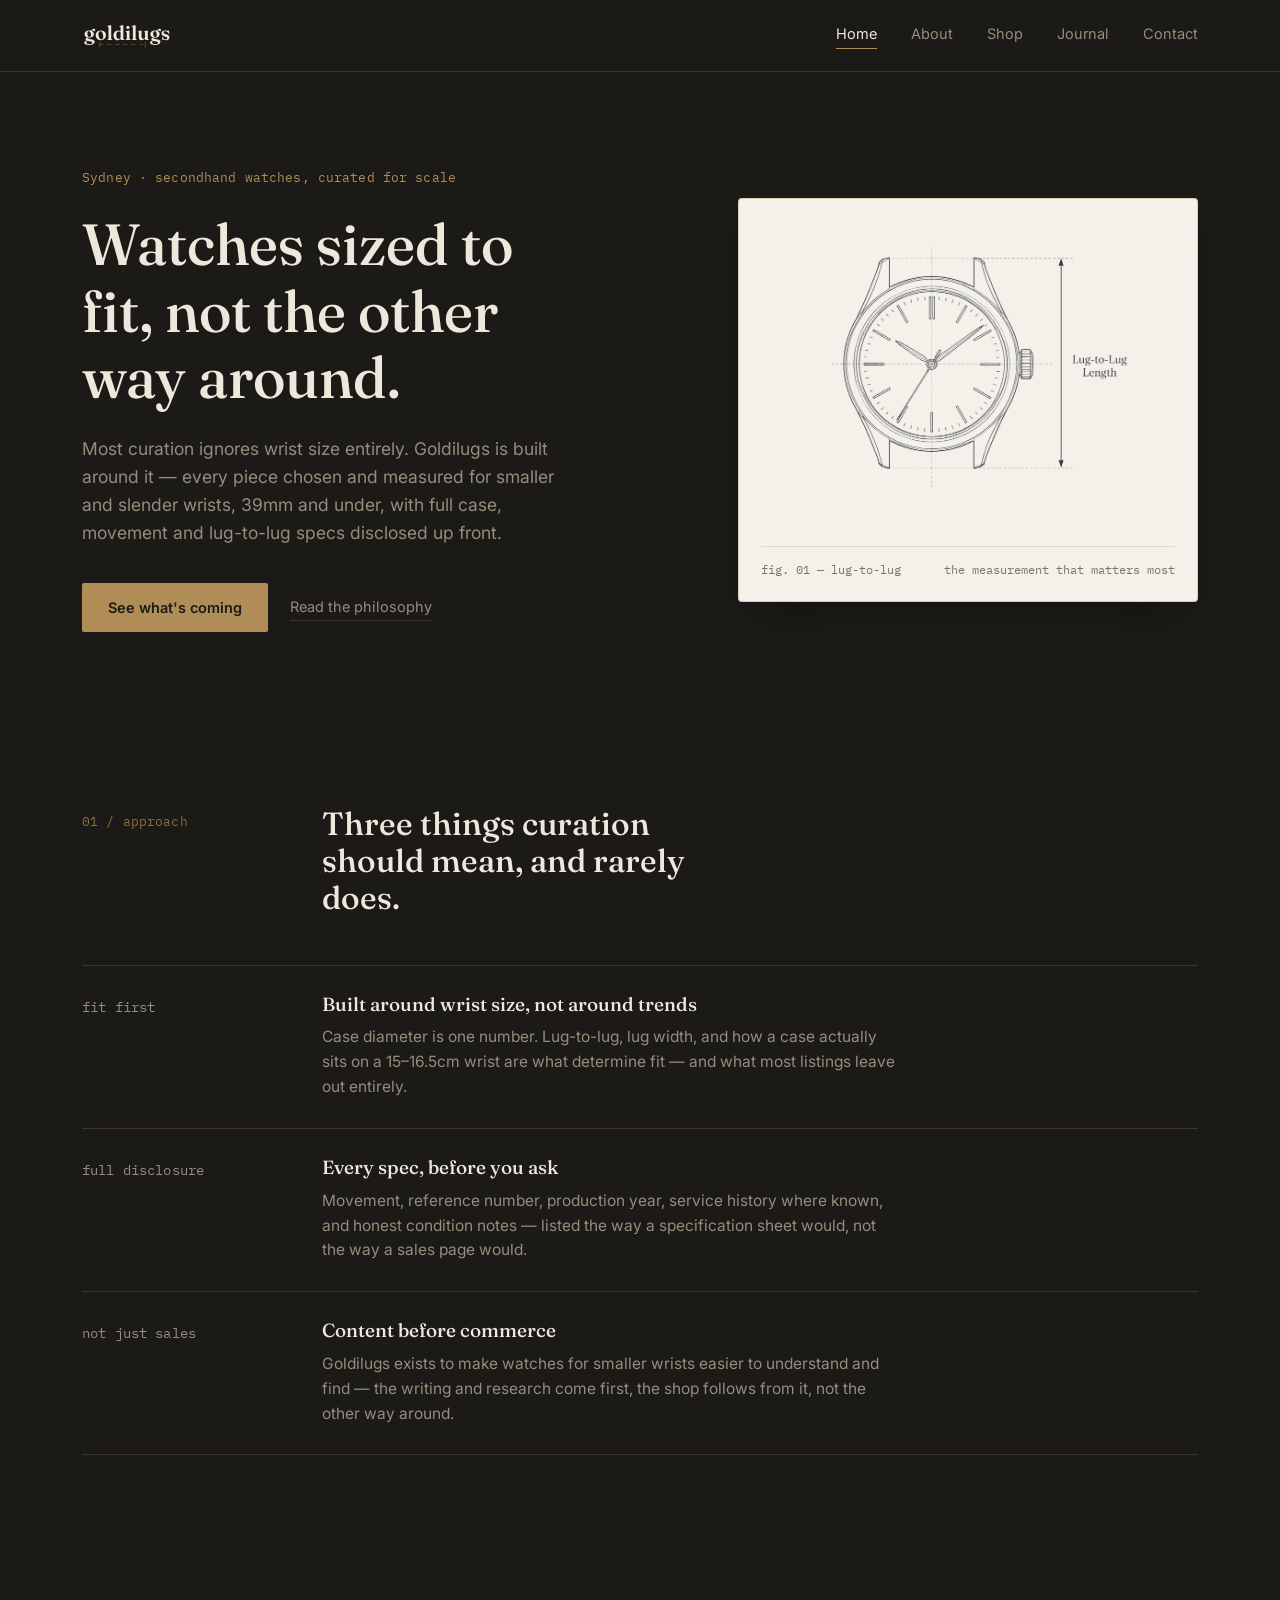
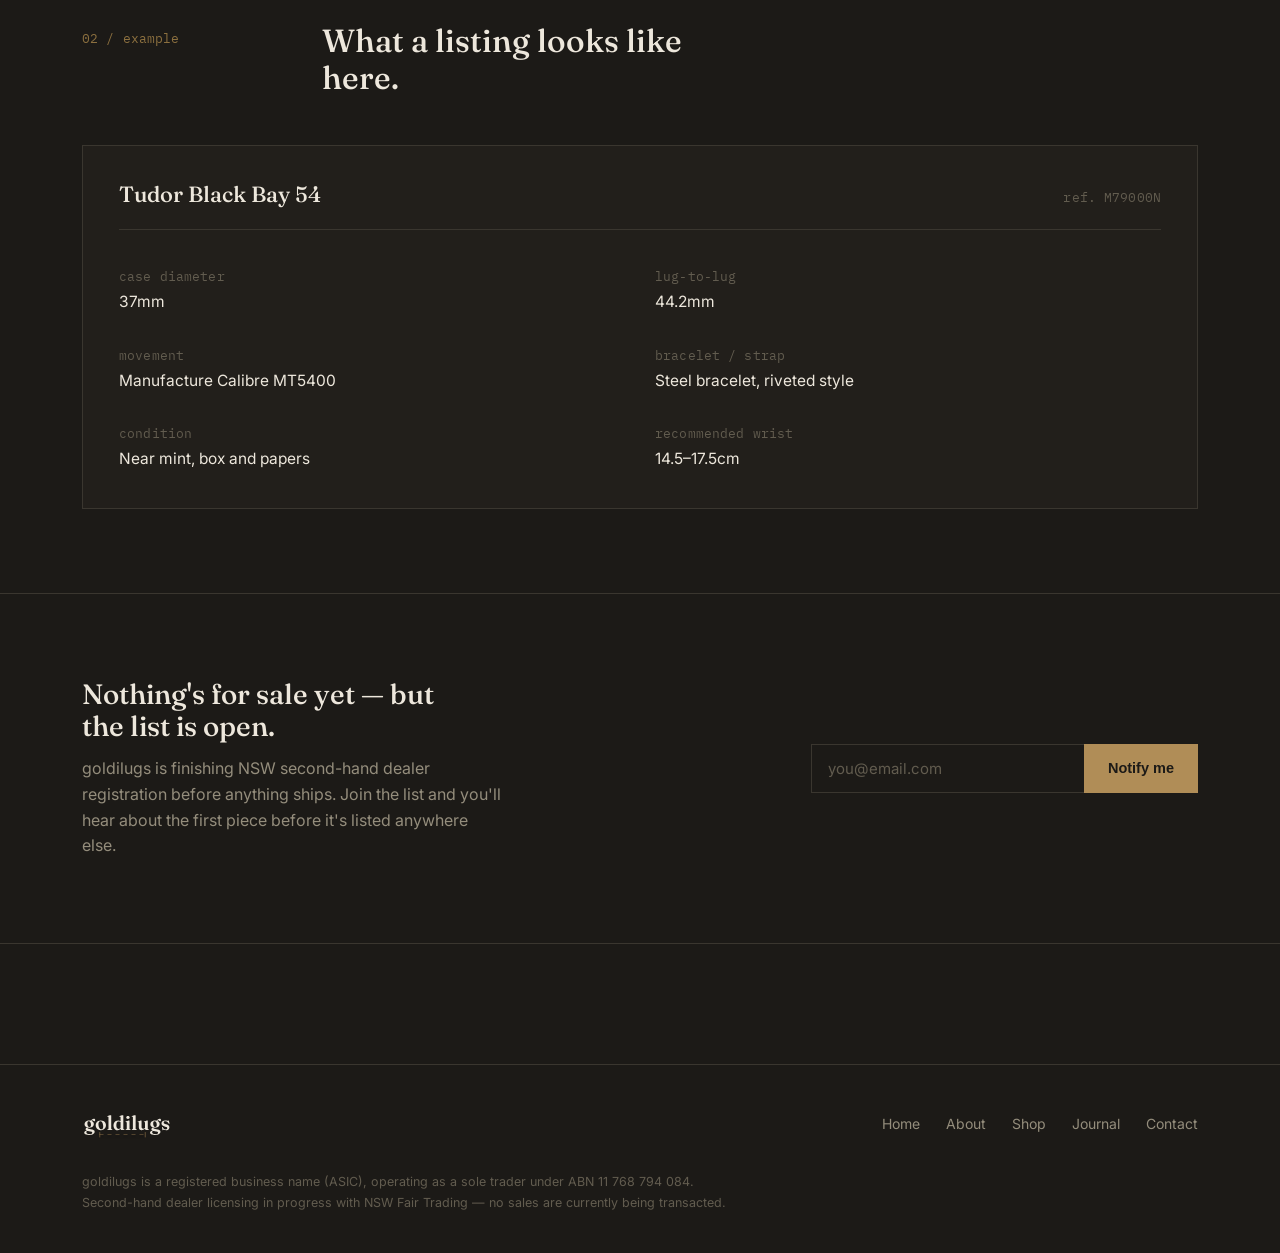
<file: index.html>
<!DOCTYPE html>
<html lang="en">
<head>
<meta charset="UTF-8" />
<meta name="viewport" content="width=device-width, initial-scale=1.0" />
<title>goldilugs — watches for smaller wrists</title>
<meta name="description" content="Goldilugs curates and sells secondhand watches suited to smaller and slender wrists, with full case and movement specs, based in Sydney." />
<link rel="preconnect" href="https://fonts.googleapis.com">
<link href="https://fonts.googleapis.com/css2?family=Fraunces:opsz,wght@9..144,400;9..144,500;9..144,600&family=Inter:wght@400;500;600&family=IBM+Plex+Mono:wght@400;500&display=swap" rel="stylesheet">
<link rel="stylesheet" href="style.css" />
</head>
<body>

<header class="site-header">
  <div class="wrap">
    <a href="index.html" class="wordmark"><img src="wordmark.svg" alt="goldilugs" /></a>
    <nav class="site-nav">
      <a href="index.html" aria-current="page">Home</a>
      <a href="about.html">About</a>
      <a href="shop.html">Shop</a>
      <a href="journal.html">Journal</a>
      <a href="contact.html">Contact</a>
    </nav>
    <button class="nav-toggle" aria-label="Toggle navigation" aria-expanded="false"><span></span></button>
  </div>
</header>

<section class="hero">
  <div class="wrap">
    <div>
      <div class="hero-eyebrow mono">Sydney · secondhand watches, curated for scale</div>
      <h1>Watches sized to fit, not the other way around.</h1>
      <p class="hero-sub">Most curation ignores wrist size entirely. Goldilugs is built around it — every piece chosen and measured for smaller and slender wrists, 39mm and under, with full case, movement and lug-to-lug specs disclosed up front.</p>
      <div class="hero-actions">
        <a href="shop.html" class="btn">See what's coming</a>
        <a href="about.html" class="text-link">Read the philosophy</a>
      </div>
    </div>
    <div class="diagram-card">
      <img src="watch-diagram.jpg" alt="Technical line illustration of a watch case showing lug-to-lug length measurement" />
      <div class="diagram-caption">
        <span>fig. 01 — lug-to-lug</span>
        <span>the measurement that matters most</span>
      </div>
    </div>
  </div>
</section>

<section>
  <div class="wrap">
    <div class="section-head">
      <div class="section-label mono">01 / approach</div>
      <h2>Three things curation should mean, and rarely does.</h2>
    </div>
    <div class="spec-list">
      <div class="spec-row">
        <div class="spec-name mono">fit first</div>
        <div class="spec-body">
          <h3>Built around wrist size, not around trends</h3>
          <p>Case diameter is one number. Lug-to-lug, lug width, and how a case actually sits on a 15–16.5cm wrist are what determine fit — and what most listings leave out entirely.</p>
        </div>
      </div>
      <div class="spec-row">
        <div class="spec-name mono">full disclosure</div>
        <div class="spec-body">
          <h3>Every spec, before you ask</h3>
          <p>Movement, reference number, production year, service history where known, and honest condition notes — listed the way a specification sheet would, not the way a sales page would.</p>
        </div>
      </div>
      <div class="spec-row">
        <div class="spec-name mono">not just sales</div>
        <div class="spec-body">
          <p style="margin-top: 0;"></p>
          <h3>Content before commerce</h3>
          <p>Goldilugs exists to make watches for smaller wrists easier to understand and find — the writing and research come first, the shop follows from it, not the other way around.</p>
        </div>
      </div>
    </div>
  </div>
</section>

<section>
  <div class="wrap">
    <div class="section-head">
      <div class="section-label mono">02 / example</div>
      <h2>What a listing looks like here.</h2>
    </div>
    <div class="spec-card">
      <div class="spec-card-title">
        <h3>Tudor Black Bay 54</h3>
        <span class="mono">ref. M79000N</span>
      </div>
      <div class="spec-item">
        <div class="k mono">case diameter</div>
        <div class="v">37mm</div>
      </div>
      <div class="spec-item">
        <div class="k mono">lug-to-lug</div>
        <div class="v">44.2mm</div>
      </div>
      <div class="spec-item">
        <div class="k mono">movement</div>
        <div class="v">Manufacture Calibre MT5400</div>
      </div>
      <div class="spec-item">
        <div class="k mono">bracelet / strap</div>
        <div class="v">Steel bracelet, riveted style</div>
      </div>
      <div class="spec-item">
        <div class="k mono">condition</div>
        <div class="v">Near mint, box and papers</div>
      </div>
      <div class="spec-item">
        <div class="k mono">recommended wrist</div>
        <div class="v">14.5–17.5cm</div>
      </div>
    </div>
  </div>
</section>

<section class="signup">
  <div class="wrap">
    <div>
      <h2>Nothing's for sale yet — but the list is open.</h2>
      <p>goldilugs is finishing NSW second-hand dealer registration before anything ships. Join the list and you'll hear about the first piece before it's listed anywhere else.</p>
    </div>
    <form class="signup-form" action="https://goldilugs.us8.list-manage.com/subscribe/post?u=a6cb0602c972cf17e6da04b92&amp;id=43a5568409&amp;f_id=00c976e0f0" method="post" target="_blank" novalidate>
      <label class="visually-hidden" for="email">Email address</label>
      <input type="email" id="email" name="EMAIL" placeholder="you@email.com" required />
      <div aria-hidden="true" style="position: absolute; left: -5000px;">
        <input type="text" name="b_a6cb0602c972cf17e6da04b92_43a5568409" tabindex="-1" value="">
      </div>
      <button type="submit" class="btn">Notify me</button>
    </form>
  </div>
</section>

<footer class="site-footer">
  <div class="wrap">
    <div class="footer-grid">
      <a href="index.html" class="wordmark"><img src="wordmark.svg" alt="goldilugs" /></a>
      <nav class="footer-nav">
        <a href="index.html">Home</a>
        <a href="about.html">About</a>
        <a href="shop.html">Shop</a>
        <a href="journal.html">Journal</a>
        <a href="contact.html">Contact</a>
      </nav>
    </div>
    <div class="footer-fine">
      goldilugs is a registered business name (ASIC), operating as a sole trader under ABN 11 768 794 084.<br>
      Second-hand dealer licensing in progress with NSW Fair Trading — no sales are currently being transacted.
    </div>
  </div>
</footer>

<script src="nav.js"></script>
</body>
</html>
</file>
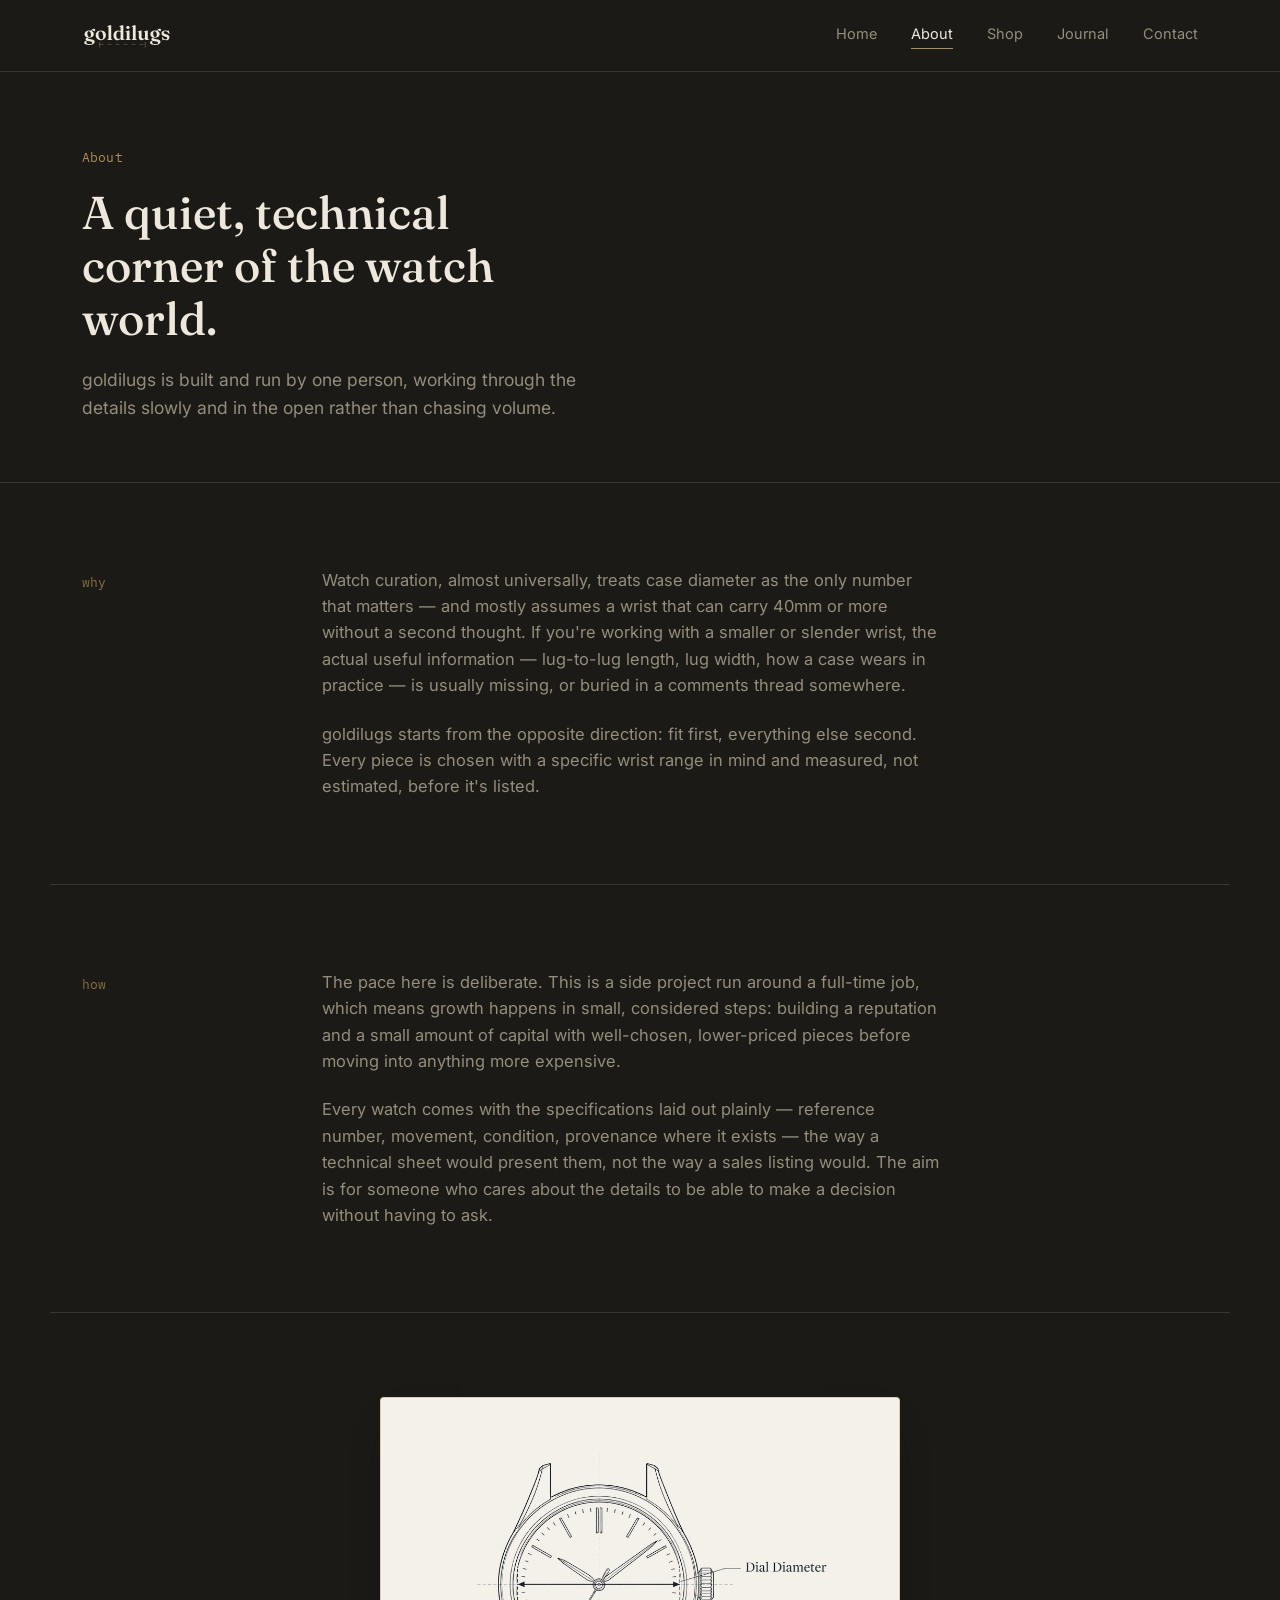
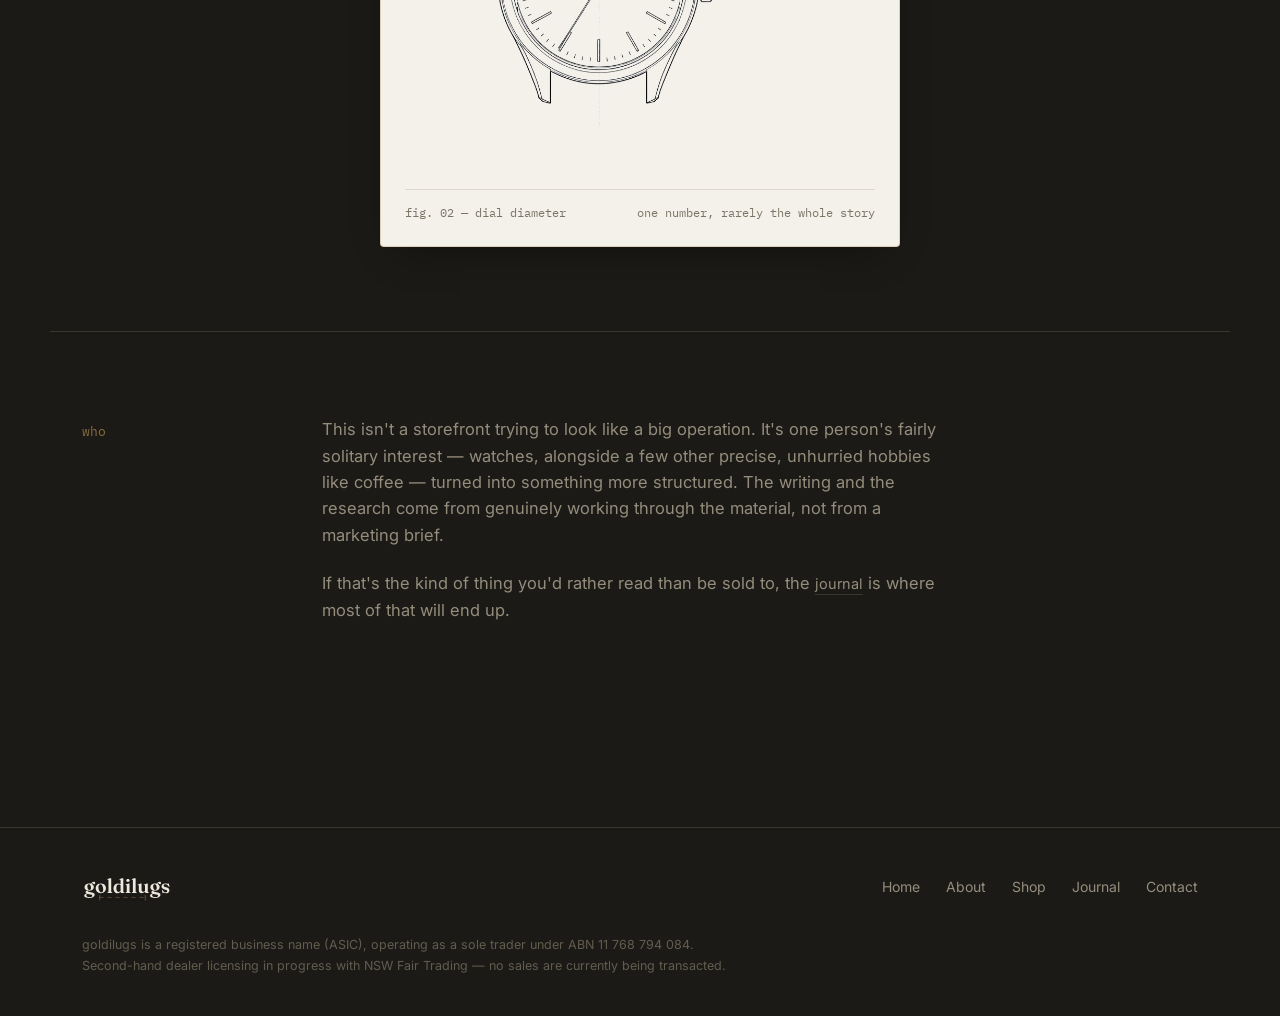
<file: about.html>
<!DOCTYPE html>
<html lang="en">
<head>
<meta charset="UTF-8" />
<meta name="viewport" content="width=device-width, initial-scale=1.0" />
<title>About — goldilugs</title>
<meta name="description" content="Why goldilugs exists: a one-person watch business focused on smaller wrists, technical detail, and quiet, careful curation." />
<link rel="preconnect" href="https://fonts.googleapis.com">
<link href="https://fonts.googleapis.com/css2?family=Fraunces:opsz,wght@9..144,400;9..144,500;9..144,600&family=Inter:wght@400;500;600&family=IBM+Plex+Mono:wght@400;500&display=swap" rel="stylesheet">
<link rel="stylesheet" href="style.css" />
</head>
<body>

<header class="site-header">
  <div class="wrap">
    <a href="index.html" class="wordmark"><img src="wordmark.svg" alt="goldilugs" /></a>
    <nav class="site-nav">
      <a href="index.html">Home</a>
      <a href="about.html" aria-current="page">About</a>
      <a href="shop.html">Shop</a>
      <a href="journal.html">Journal</a>
      <a href="contact.html">Contact</a>
    </nav>
    <button class="nav-toggle" aria-label="Toggle navigation" aria-expanded="false"><span></span></button>
  </div>
</header>

<section class="page-hero">
  <div class="wrap">
    <div class="hero-eyebrow mono">About</div>
    <h1>A quiet, technical corner of the watch world.</h1>
    <p class="hero-sub">goldilugs is built and run by one person, working through the details slowly and in the open rather than chasing volume.</p>
  </div>
</section>

<section>
  <div class="wrap prose-grid">
    <div class="label mono">why</div>
    <div class="prose-body">
      <p>Watch curation, almost universally, treats case diameter as the only number that matters — and mostly assumes a wrist that can carry 40mm or more without a second thought. If you're working with a smaller or slender wrist, the actual useful information — lug-to-lug length, lug width, how a case wears in practice — is usually missing, or buried in a comments thread somewhere.</p>
      <p>goldilugs starts from the opposite direction: fit first, everything else second. Every piece is chosen with a specific wrist range in mind and measured, not estimated, before it's listed.</p>
    </div>
  </div>
</section>

<hr class="rule" style="max-width: var(--max); margin: 0 auto;">

<section>
  <div class="wrap prose-grid">
    <div class="label mono">how</div>
    <div class="prose-body">
      <p>The pace here is deliberate. This is a side project run around a full-time job, which means growth happens in small, considered steps: building a reputation and a small amount of capital with well-chosen, lower-priced pieces before moving into anything more expensive.</p>
      <p>Every watch comes with the specifications laid out plainly — reference number, movement, condition, provenance where it exists — the way a technical sheet would present them, not the way a sales listing would. The aim is for someone who cares about the details to be able to make a decision without having to ask.</p>
    </div>
  </div>
</section>

<hr class="rule" style="max-width: var(--max); margin: 0 auto;">

<section>
  <div class="wrap">
    <div class="diagram-card-centered">
      <img src="dial-diameter.jpg" alt="Technical line illustration of a watch case showing dial diameter measurement" />
      <div class="diagram-caption">
        <span>fig. 02 — dial diameter</span>
        <span>one number, rarely the whole story</span>
      </div>
    </div>
  </div>
</section>

<hr class="rule" style="max-width: var(--max); margin: 0 auto;">

<section>
  <div class="wrap prose-grid">
    <div class="label mono">who</div>
    <div class="prose-body">
      <p>This isn't a storefront trying to look like a big operation. It's one person's fairly solitary interest — watches, alongside a few other precise, unhurried hobbies like coffee — turned into something more structured. The writing and the research come from genuinely working through the material, not from a marketing brief.</p>
      <p>If that's the kind of thing you'd rather read than be sold to, the <a href="journal.html" class="text-link">journal</a> is where most of that will end up.</p>
    </div>
  </div>
</section>

<footer class="site-footer">
  <div class="wrap">
    <div class="footer-grid">
      <a href="index.html" class="wordmark"><img src="wordmark.svg" alt="goldilugs" /></a>
      <nav class="footer-nav">
        <a href="index.html">Home</a>
        <a href="about.html">About</a>
        <a href="shop.html">Shop</a>
        <a href="journal.html">Journal</a>
        <a href="contact.html">Contact</a>
      </nav>
    </div>
    <div class="footer-fine">
      goldilugs is a registered business name (ASIC), operating as a sole trader under ABN 11 768 794 084.<br>
      Second-hand dealer licensing in progress with NSW Fair Trading — no sales are currently being transacted.
    </div>
  </div>
</footer>

<script src="nav.js"></script>
</body>
</html>
</file>
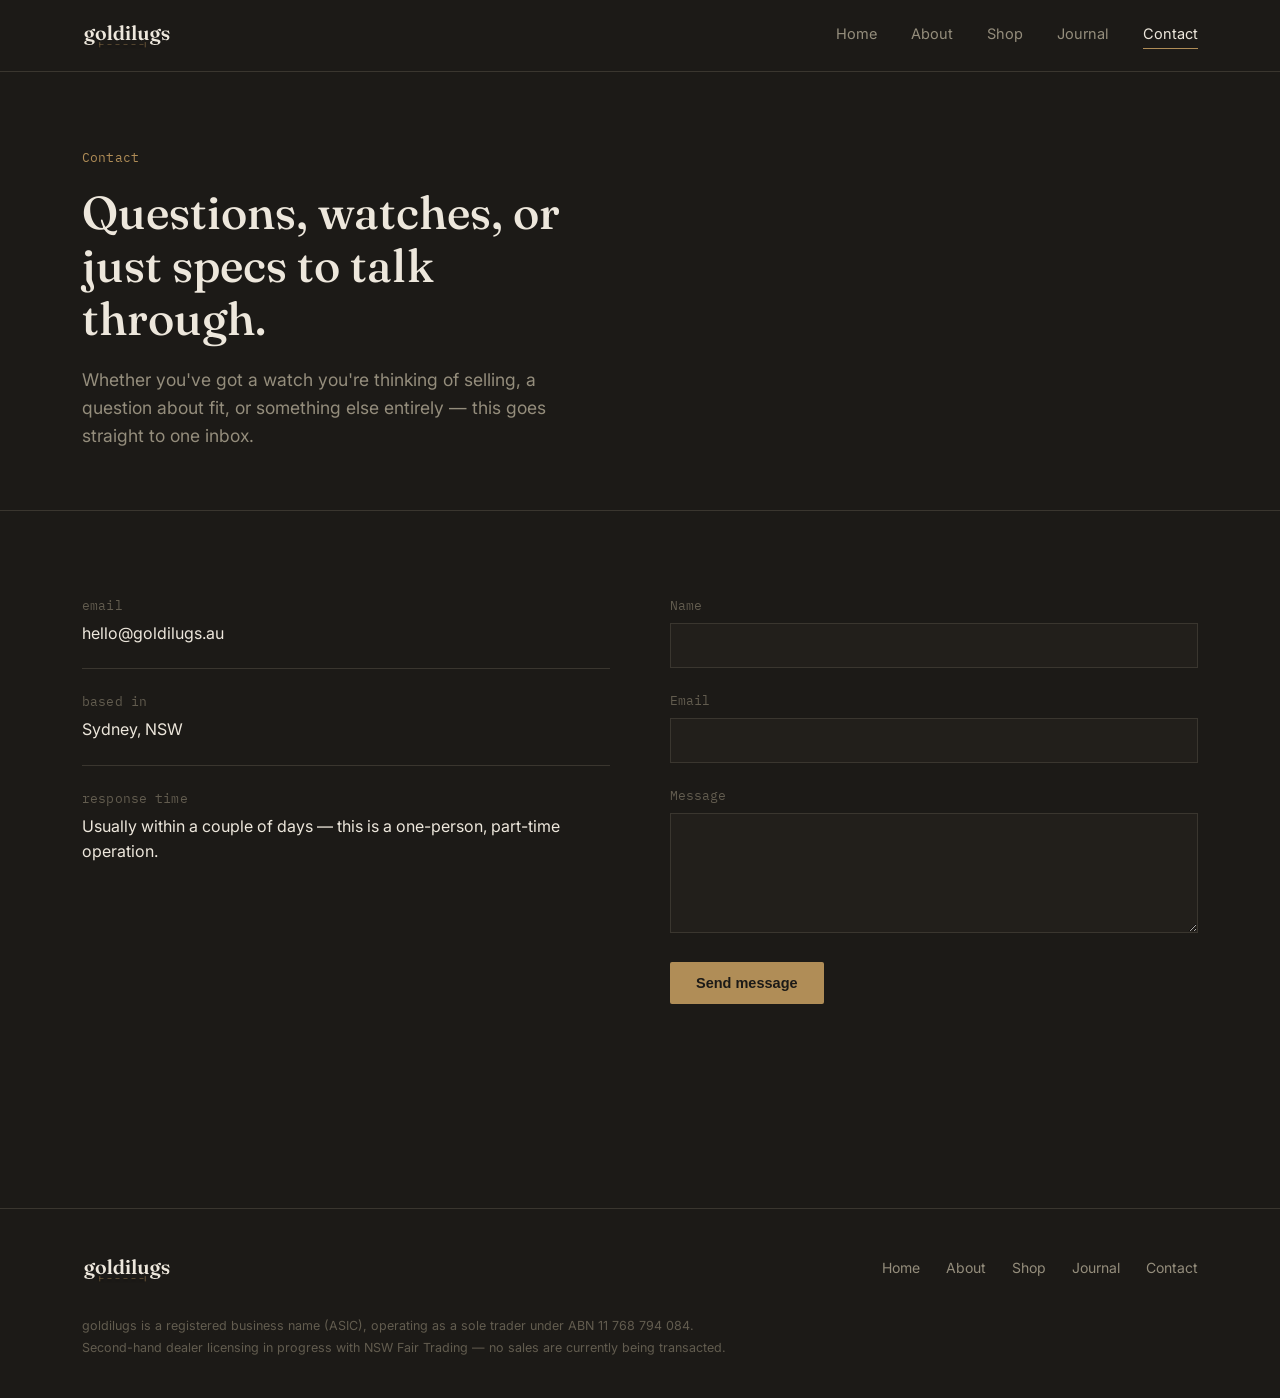
<file: contact.html>
<!DOCTYPE html>
<html lang="en">
<head>
<meta charset="UTF-8" />
<meta name="viewport" content="width=device-width, initial-scale=1.0" />
<title>Contact — goldilugs</title>
<meta name="description" content="Get in touch with goldilugs — questions, watches to sell, or just to talk specs." />
<link rel="preconnect" href="https://fonts.googleapis.com">
<link href="https://fonts.googleapis.com/css2?family=Fraunces:opsz,wght@9..144,400;9..144,500;9..144,600&family=Inter:wght@400;500;600&family=IBM+Plex+Mono:wght@400;500&display=swap" rel="stylesheet">
<link rel="stylesheet" href="style.css" />
</head>
<body>

<header class="site-header">
  <div class="wrap">
    <a href="index.html" class="wordmark"><img src="wordmark.svg" alt="goldilugs" /></a>
    <nav class="site-nav">
      <a href="index.html">Home</a>
      <a href="about.html">About</a>
      <a href="shop.html">Shop</a>
      <a href="journal.html">Journal</a>
      <a href="contact.html" aria-current="page">Contact</a>
    </nav>
    <button class="nav-toggle" aria-label="Toggle navigation" aria-expanded="false"><span></span></button>
  </div>
</header>

<section class="page-hero">
  <div class="wrap">
    <div class="hero-eyebrow mono">Contact</div>
    <h1>Questions, watches, or just specs to talk through.</h1>
    <p class="hero-sub">Whether you've got a watch you're thinking of selling, a question about fit, or something else entirely — this goes straight to one inbox.</p>
  </div>
</section>

<section>
  <div class="wrap contact-grid">
    <div>
      <div class="contact-block">
        <div class="k mono">email</div>
        <div class="v"><a href="mailto:hello@goldilugs.au">hello@goldilugs.au</a></div>
      </div>
      <div class="contact-block">
        <div class="k mono">based in</div>
        <div class="v">Sydney, NSW</div>
      </div>
      <div class="contact-block">
        <div class="k mono">response time</div>
        <div class="v">Usually within a couple of days — this is a one-person, part-time operation.</div>
      </div>
    </div>
    <form class="contact-form" action="https://formspree.io/f/meaqbabl" method="POST">
      <label for="name">Name</label>
      <input type="text" id="name" name="name" required />
      <label for="cemail">Email</label>
      <input type="email" id="cemail" name="email" required />
      <label for="message">Message</label>
      <textarea id="message" name="message" required></textarea>
      <button type="submit" class="btn">Send message</button>
    </form>
  </div>
</section>

<footer class="site-footer">
  <div class="wrap">
    <div class="footer-grid">
      <a href="index.html" class="wordmark"><img src="wordmark.svg" alt="goldilugs" /></a>
      <nav class="footer-nav">
        <a href="index.html">Home</a>
        <a href="about.html">About</a>
        <a href="shop.html">Shop</a>
        <a href="journal.html">Journal</a>
        <a href="contact.html">Contact</a>
      </nav>
    </div>
    <div class="footer-fine">
      goldilugs is a registered business name (ASIC), operating as a sole trader under ABN 11 768 794 084.<br>
      Second-hand dealer licensing in progress with NSW Fair Trading — no sales are currently being transacted.
    </div>
  </div>
</footer>

<script src="nav.js"></script>
</body>
</html>
</file>
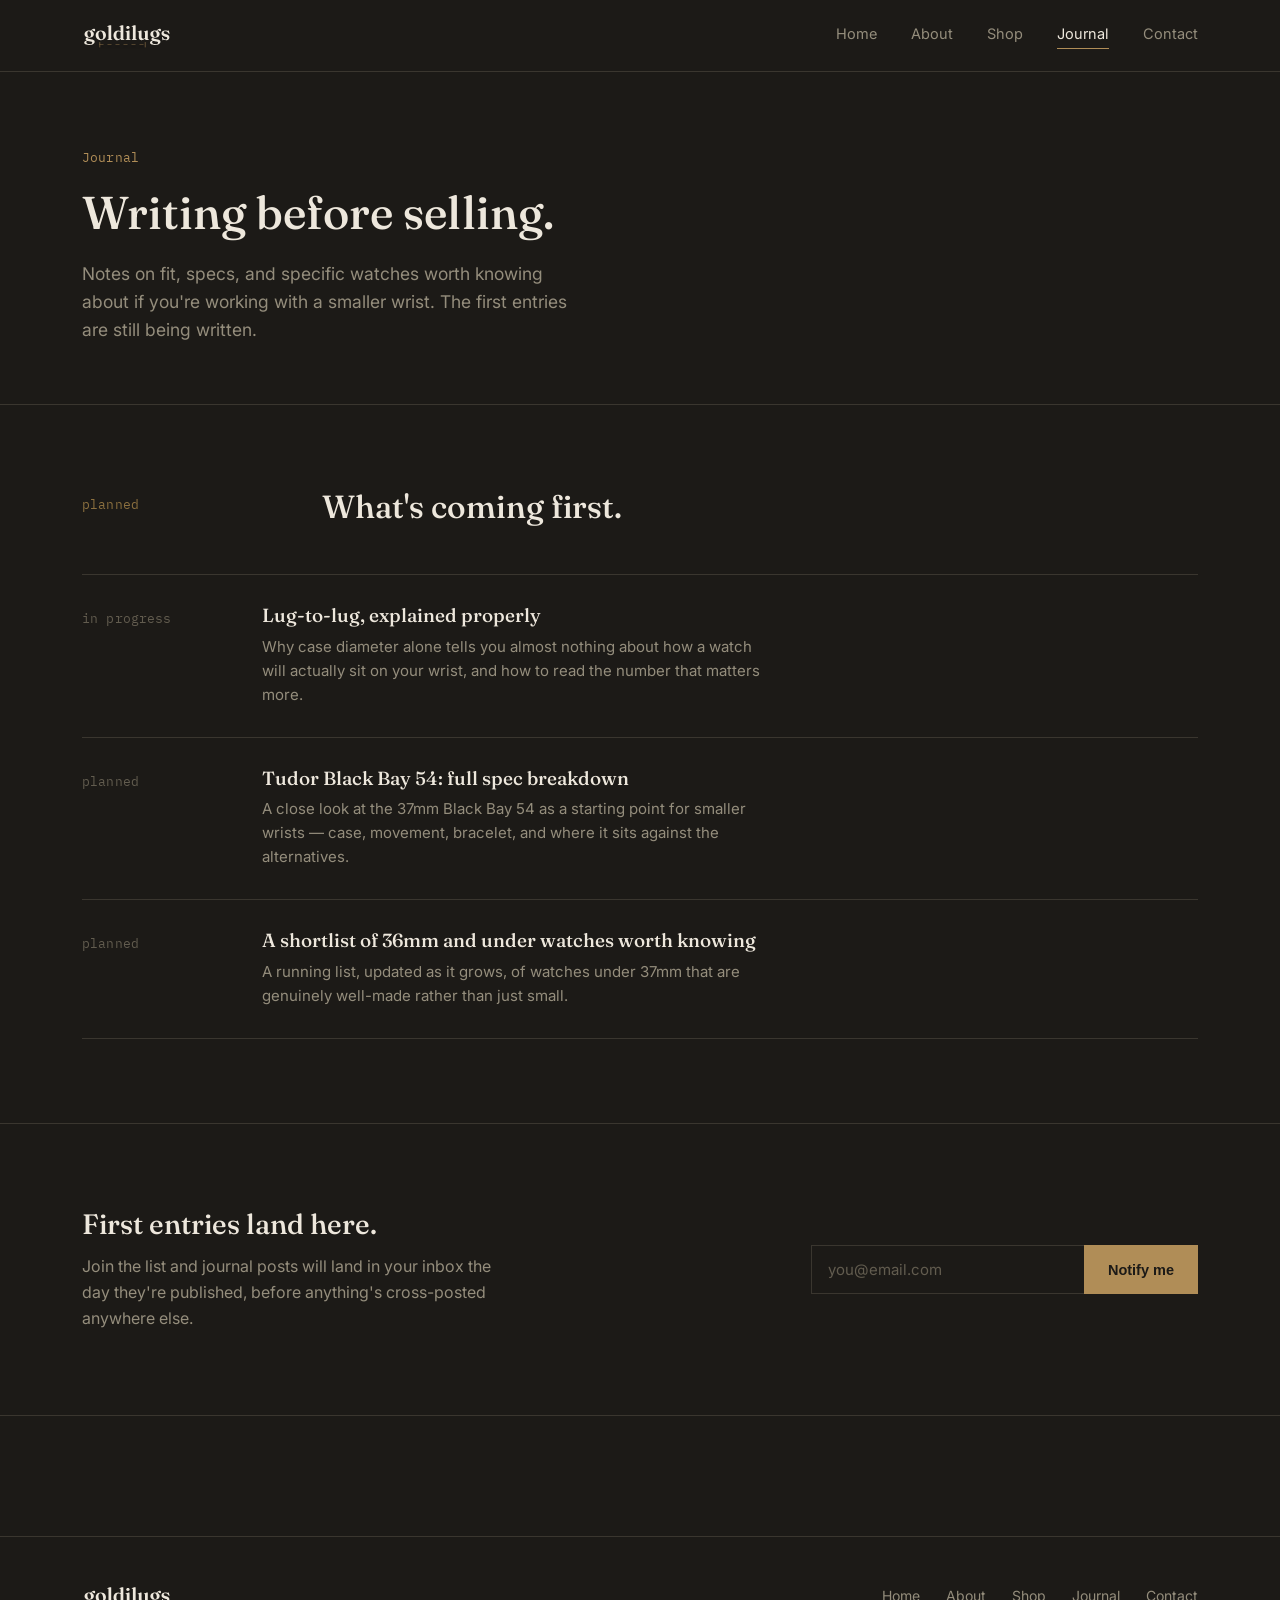
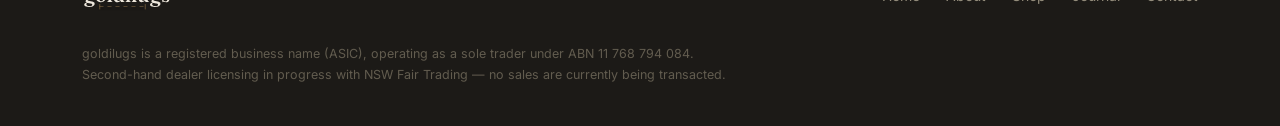
<file: journal.html>
<!DOCTYPE html>
<html lang="en">
<head>
<meta charset="UTF-8" />
<meta name="viewport" content="width=device-width, initial-scale=1.0" />
<title>Journal — goldilugs</title>
<meta name="description" content="Notes, specs and research on watches for smaller wrists — launching alongside the goldilugs shop." />
<link rel="preconnect" href="https://fonts.googleapis.com">
<link href="https://fonts.googleapis.com/css2?family=Fraunces:opsz,wght@9..144,400;9..144,500;9..144,600&family=Inter:wght@400;500;600&family=IBM+Plex+Mono:wght@400;500&display=swap" rel="stylesheet">
<link rel="stylesheet" href="style.css" />
</head>
<body>

<header class="site-header">
  <div class="wrap">
    <a href="index.html" class="wordmark"><img src="wordmark.svg" alt="goldilugs" /></a>
    <nav class="site-nav">
      <a href="index.html">Home</a>
      <a href="about.html">About</a>
      <a href="shop.html">Shop</a>
      <a href="journal.html" aria-current="page">Journal</a>
      <a href="contact.html">Contact</a>
    </nav>
    <button class="nav-toggle" aria-label="Toggle navigation" aria-expanded="false"><span></span></button>
  </div>
</header>

<section class="page-hero">
  <div class="wrap">
    <div class="hero-eyebrow mono">Journal</div>
    <h1>Writing before selling.</h1>
    <p class="hero-sub">Notes on fit, specs, and specific watches worth knowing about if you're working with a smaller wrist. The first entries are still being written.</p>
  </div>
</section>

<section>
  <div class="wrap">
    <div class="section-head">
      <div class="section-label mono">planned</div>
      <h2>What's coming first.</h2>
    </div>
    <div class="journal-list">
      <div class="journal-row">
        <div class="j-status mono">in progress</div>
        <div>
          <h3>Lug-to-lug, explained properly</h3>
          <p>Why case diameter alone tells you almost nothing about how a watch will actually sit on your wrist, and how to read the number that matters more.</p>
        </div>
      </div>
      <div class="journal-row">
        <div class="j-status mono">planned</div>
        <div>
          <h3>Tudor Black Bay 54: full spec breakdown</h3>
          <p>A close look at the 37mm Black Bay 54 as a starting point for smaller wrists — case, movement, bracelet, and where it sits against the alternatives.</p>
        </div>
      </div>
      <div class="journal-row">
        <div class="j-status mono">planned</div>
        <div>
          <h3>A shortlist of 36mm and under watches worth knowing</h3>
          <p>A running list, updated as it grows, of watches under 37mm that are genuinely well-made rather than just small.</p>
        </div>
      </div>
    </div>
  </div>
</section>

<section class="signup">
  <div class="wrap">
    <div>
      <h2>First entries land here.</h2>
      <p>Join the list and journal posts will land in your inbox the day they're published, before anything's cross-posted anywhere else.</p>
    </div>
    <form class="signup-form" action="https://goldilugs.us8.list-manage.com/subscribe/post?u=a6cb0602c972cf17e6da04b92&amp;id=43a5568409&amp;f_id=00c976e0f0" method="post" target="_blank" novalidate>
      <label class="visually-hidden" for="email3">Email address</label>
      <input type="email" id="email3" name="EMAIL" placeholder="you@email.com" required />
      <div aria-hidden="true" style="position: absolute; left: -5000px;">
        <input type="text" name="b_a6cb0602c972cf17e6da04b92_43a5568409" tabindex="-1" value="">
      </div>
      <button type="submit" class="btn">Notify me</button>
    </form>
  </div>
</section>

<footer class="site-footer">
  <div class="wrap">
    <div class="footer-grid">
      <a href="index.html" class="wordmark"><img src="wordmark.svg" alt="goldilugs" /></a>
      <nav class="footer-nav">
        <a href="index.html">Home</a>
        <a href="about.html">About</a>
        <a href="shop.html">Shop</a>
        <a href="journal.html">Journal</a>
        <a href="contact.html">Contact</a>
      </nav>
    </div>
    <div class="footer-fine">
      goldilugs is a registered business name (ASIC), operating as a sole trader under ABN 11 768 794 084.<br>
      Second-hand dealer licensing in progress with NSW Fair Trading — no sales are currently being transacted.
    </div>
  </div>
</footer>

<script src="nav.js"></script>
</body>
</html>
</file>
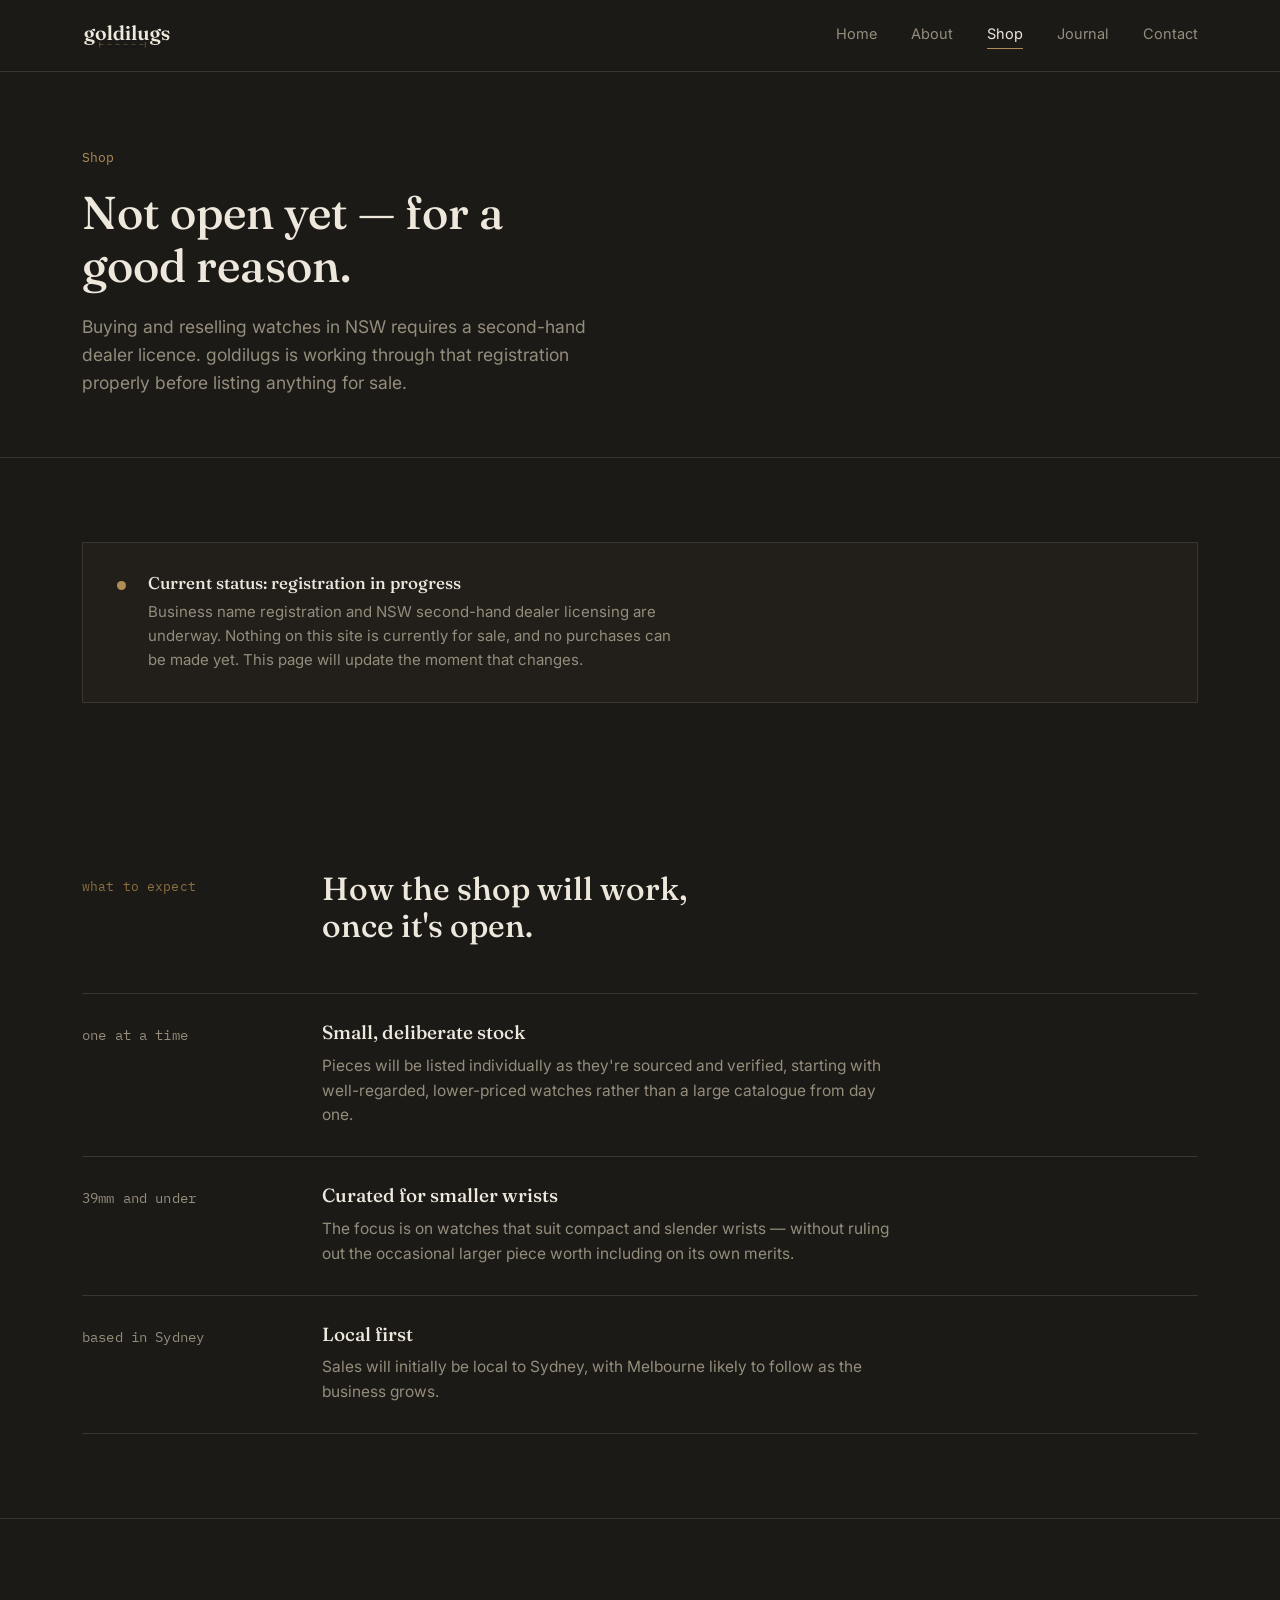
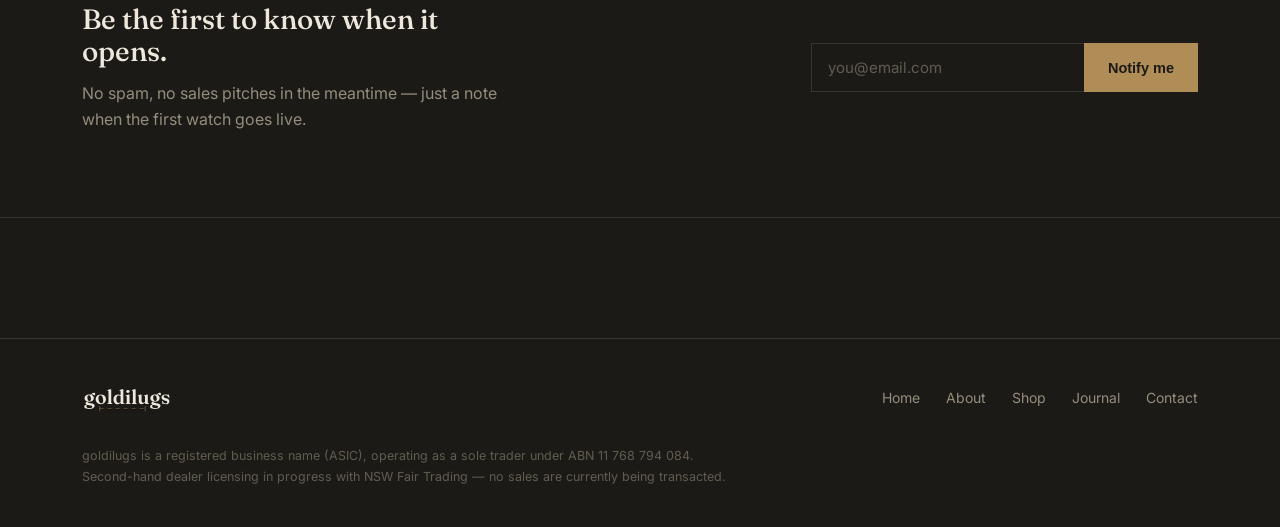
<file: shop.html>
<!DOCTYPE html>
<html lang="en">
<head>
<meta charset="UTF-8" />
<meta name="viewport" content="width=device-width, initial-scale=1.0" />
<title>Shop — goldilugs</title>
<meta name="description" content="The goldilugs shop is opening once NSW second-hand dealer licensing is complete. Join the list to hear about the first piece." />
<link rel="preconnect" href="https://fonts.googleapis.com">
<link href="https://fonts.googleapis.com/css2?family=Fraunces:opsz,wght@9..144,400;9..144,500;9..144,600&family=Inter:wght@400;500;600&family=IBM+Plex+Mono:wght@400;500&display=swap" rel="stylesheet">
<link rel="stylesheet" href="style.css" />
</head>
<body>

<header class="site-header">
  <div class="wrap">
    <a href="index.html" class="wordmark"><img src="wordmark.svg" alt="goldilugs" /></a>
    <nav class="site-nav">
      <a href="index.html">Home</a>
      <a href="about.html">About</a>
      <a href="shop.html" aria-current="page">Shop</a>
      <a href="journal.html">Journal</a>
      <a href="contact.html">Contact</a>
    </nav>
    <button class="nav-toggle" aria-label="Toggle navigation" aria-expanded="false"><span></span></button>
  </div>
</header>

<section class="page-hero">
  <div class="wrap">
    <div class="hero-eyebrow mono">Shop</div>
    <h1>Not open yet — for a good reason.</h1>
    <p class="hero-sub">Buying and reselling watches in NSW requires a second-hand dealer licence. goldilugs is working through that registration properly before listing anything for sale.</p>
  </div>
</section>

<section>
  <div class="wrap">
    <div class="status-banner">
      <div class="status-dot"></div>
      <div>
        <h3>Current status: registration in progress</h3>
        <p>Business name registration and NSW second-hand dealer licensing are underway. Nothing on this site is currently for sale, and no purchases can be made yet. This page will update the moment that changes.</p>
      </div>
    </div>
  </div>
</section>

<section>
  <div class="wrap">
    <div class="section-head">
      <div class="section-label mono">what to expect</div>
      <h2>How the shop will work, once it's open.</h2>
    </div>
    <div class="spec-list">
      <div class="spec-row">
        <div class="spec-name mono">one at a time</div>
        <div class="spec-body">
          <h3>Small, deliberate stock</h3>
          <p>Pieces will be listed individually as they're sourced and verified, starting with well-regarded, lower-priced watches rather than a large catalogue from day one.</p>
        </div>
      </div>
      <div class="spec-row">
        <div class="spec-name mono">39mm and under</div>
        <div class="spec-body">
          <h3>Curated for smaller wrists</h3>
          <p>The focus is on watches that suit compact and slender wrists — without ruling out the occasional larger piece worth including on its own merits.</p>
        </div>
      </div>
      <div class="spec-row">
        <div class="spec-name mono">based in Sydney</div>
        <div class="spec-body">
          <h3>Local first</h3>
          <p>Sales will initially be local to Sydney, with Melbourne likely to follow as the business grows.</p>
        </div>
      </div>
    </div>
  </div>
</section>

<section class="signup">
  <div class="wrap">
    <div>
      <h2>Be the first to know when it opens.</h2>
      <p>No spam, no sales pitches in the meantime — just a note when the first watch goes live.</p>
    </div>
    <form class="signup-form" action="https://goldilugs.us8.list-manage.com/subscribe/post?u=a6cb0602c972cf17e6da04b92&amp;id=43a5568409&amp;f_id=00c976e0f0" method="post" target="_blank" novalidate>
      <label class="visually-hidden" for="email2">Email address</label>
      <input type="email" id="email2" name="EMAIL" placeholder="you@email.com" required />
      <div aria-hidden="true" style="position: absolute; left: -5000px;">
        <input type="text" name="b_a6cb0602c972cf17e6da04b92_43a5568409" tabindex="-1" value="">
      </div>
      <button type="submit" class="btn">Notify me</button>
    </form>
  </div>
</section>

<footer class="site-footer">
  <div class="wrap">
    <div class="footer-grid">
      <a href="index.html" class="wordmark"><img src="wordmark.svg" alt="goldilugs" /></a>
      <nav class="footer-nav">
        <a href="index.html">Home</a>
        <a href="about.html">About</a>
        <a href="shop.html">Shop</a>
        <a href="journal.html">Journal</a>
        <a href="contact.html">Contact</a>
      </nav>
    </div>
    <div class="footer-fine">
      goldilugs is a registered business name (ASIC), operating as a sole trader under ABN 11 768 794 084.<br>
      Second-hand dealer licensing in progress with NSW Fair Trading — no sales are currently being transacted.
    </div>
  </div>
</footer>

<script src="nav.js"></script>
</body>
</html>
</file>
<file: style.css>
/* ============================================
   Goldilugs — design tokens
   ============================================ */
:root {
  --bg: #1c1a17;
  --bg-raised: #221f1b;
  --ink: #ede7dc;
  --ink-muted: #948d7c;
  --ink-faint: #625c4f;
  --brass: #b08d57;
  --brass-soft: #8c703f;
  --line: #3a362f;
  --green: #4a5240;

  --serif: "Fraunces", Georgia, serif;
  --sans: "Inter", -apple-system, BlinkMacSystemFont, sans-serif;
  --mono: "IBM Plex Mono", ui-monospace, monospace;

  --max: 1180px;
  --gutter: 32px;
}

* { box-sizing: border-box; }

.visually-hidden {
  position: absolute;
  width: 1px;
  height: 1px;
  overflow: hidden;
  clip: rect(0 0 0 0);
  white-space: nowrap;
}

html {
  scroll-behavior: smooth;
}

@media (prefers-reduced-motion: reduce) {
  html { scroll-behavior: auto; }
  * { animation-duration: 0.01ms !important; animation-iteration-count: 1 !important; transition-duration: 0.01ms !important; }
}

body {
  margin: 0;
  background: var(--bg);
  color: var(--ink);
  font-family: var(--sans);
  font-size: 16px;
  line-height: 1.6;
  -webkit-font-smoothing: antialiased;
}

img, svg { max-width: 100%; display: block; }

a {
  color: inherit;
  text-decoration: none;
}

a:focus-visible,
button:focus-visible,
input:focus-visible {
  outline: 2px solid var(--brass);
  outline-offset: 3px;
}

h1, h2, h3 {
  font-family: var(--serif);
  font-weight: 500;
  line-height: 1.15;
  margin: 0;
  color: var(--ink);
}

p { margin: 0; }

.wrap {
  max-width: var(--max);
  margin: 0 auto;
  padding: 0 var(--gutter);
}

.mono {
  font-family: var(--mono);
  letter-spacing: 0.01em;
}

.rule {
  border: none;
  border-top: 1px solid var(--line);
  margin: 0;
}

/* ---------- Header ---------- */
.site-header {
  border-bottom: 1px solid var(--line);
  position: relative;
  z-index: 20;
  background: var(--bg);
}

.site-header .wrap {
  display: flex;
  align-items: center;
  justify-content: space-between;
  padding-top: 22px;
  padding-bottom: 22px;
}

.wordmark {
  font-family: var(--serif);
  font-size: 22px;
  letter-spacing: 0.01em;
  color: var(--ink);
  display: inline-flex;
  align-items: center;
}

.wordmark img {
  height: 26px;
  width: auto;
  display: block;
}

.wordmark .accent {
  color: var(--brass);
}

.wordmark .lug-span {
  position: relative;
  display: inline-block;
}

.wordmark .lug-span::before {
  content: "";
  position: absolute;
  left: 1px;
  right: 1px;
  top: -9px;
  height: 5px;
  border-top: 1px solid var(--brass);
  border-left: 1px solid var(--brass);
  border-right: 1px solid var(--brass);
  opacity: 0.8;
}

.site-nav {
  display: flex;
  gap: 34px;
}

.site-nav a {
  font-size: 14.5px;
  color: var(--ink-muted);
  border-bottom: 1px solid transparent;
  padding-bottom: 3px;
  transition: color 0.15s ease, border-color 0.15s ease;
}

.site-nav a:hover,
.site-nav a[aria-current="page"] {
  color: var(--ink);
  border-bottom-color: var(--brass);
}

.nav-toggle {
  display: none;
  background: none;
  border: 1px solid var(--line);
  color: var(--ink);
  width: 40px;
  height: 40px;
  border-radius: 2px;
  cursor: pointer;
}

.nav-toggle span,
.nav-toggle::before,
.nav-toggle::after {
  content: "";
  display: block;
  width: 18px;
  height: 1px;
  background: var(--ink);
  margin: 4px auto;
}

@media (max-width: 760px) {
  .site-nav {
    position: absolute;
    top: 100%;
    left: 0;
    right: 0;
    background: var(--bg);
    border-bottom: 1px solid var(--line);
    flex-direction: column;
    gap: 0;
    padding: 8px 0;
    display: none;
  }
  .site-nav.open { display: flex; }
  .site-nav a {
    padding: 14px var(--gutter);
    border-bottom: 1px solid var(--line);
  }
  .nav-toggle { display: block; }
}

/* ---------- Footer ---------- */
.site-footer {
  border-top: 1px solid var(--line);
  margin-top: 120px;
  padding: 48px 0 40px;
}

.footer-grid {
  display: flex;
  justify-content: space-between;
  flex-wrap: wrap;
  gap: 32px;
}

.footer-nav {
  display: flex;
  gap: 26px;
  flex-wrap: wrap;
}

.footer-nav a {
  font-size: 14px;
  color: var(--ink-muted);
}

.footer-nav a:hover { color: var(--brass); }

.footer-fine {
  margin-top: 32px;
  font-size: 12.5px;
  color: var(--ink-faint);
  line-height: 1.7;
}

/* ---------- Hero ---------- */
.hero {
  padding: 96px 0 90px;
  position: relative;
  overflow: hidden;
}

.hero .wrap {
  display: grid;
  grid-template-columns: 1.1fr 0.9fr;
  gap: 40px;
  align-items: center;
}

.hero-eyebrow {
  font-family: var(--mono);
  font-size: 13px;
  color: var(--brass);
  margin-bottom: 22px;
}

.hero h1 {
  font-size: clamp(34px, 4.6vw, 58px);
  max-width: 12ch;
}

.hero-sub {
  margin-top: 24px;
  max-width: 46ch;
  color: var(--ink-muted);
  font-size: 17.5px;
}

.hero-actions {
  margin-top: 36px;
  display: flex;
  gap: 22px;
  align-items: center;
  flex-wrap: wrap;
}

.btn {
  display: inline-block;
  padding: 13px 26px;
  background: var(--brass);
  color: #1c1a17;
  font-size: 14.5px;
  font-weight: 600;
  border: none;
  border-radius: 2px;
  cursor: pointer;
  transition: background 0.15s ease;
}

.btn:hover { background: #c49d63; }

.btn-ghost {
  background: none;
  border: 1px solid var(--line);
  color: var(--ink);
}

.btn-ghost:hover {
  border-color: var(--brass);
  background: none;
  color: var(--brass);
}

.text-link {
  font-size: 14.5px;
  color: var(--ink-muted);
  border-bottom: 1px solid var(--line);
  padding-bottom: 2px;
}

.text-link:hover { color: var(--brass); border-color: var(--brass); }

.dial-figure {
  justify-self: end;
  width: 100%;
  max-width: 420px;
  opacity: 0.95;
}

.diagram-card {
  justify-self: end;
  width: 100%;
  max-width: 460px;
  background: #f4f1ea;
  border: 1px solid rgba(176, 141, 87, 0.35);
  border-radius: 4px;
  padding: 22px;
  box-shadow: 0 16px 40px -18px rgba(0,0,0,0.45);
}

.diagram-card img {
  width: 100%;
  display: block;
}

.diagram-caption {
  margin-top: 14px;
  padding-top: 14px;
  border-top: 1px solid #ddd8cb;
  display: flex;
  justify-content: space-between;
  font-family: var(--mono);
  font-size: 11.5px;
  color: #7a7566;
}

@media (max-width: 860px) {
  .diagram-card { justify-self: start; max-width: 340px; margin-top: 12px; order: -1; }
  .hero .wrap { grid-template-columns: 1fr; }
}

.diagram-card-centered {
  max-width: 520px;
  margin: 0 auto;
  background: #f4f1ea;
  border: 1px solid rgba(176, 141, 87, 0.35);
  border-radius: 4px;
  padding: 24px;
  box-shadow: 0 16px 40px -18px rgba(0,0,0,0.45);
}

.diagram-card-centered img {
  width: 100%;
  display: block;
}

/* ---------- Sections ---------- */
section { padding: 84px 0; }

.section-head {
  display: grid;
  grid-template-columns: 200px 1fr;
  gap: 40px;
  margin-bottom: 48px;
}

.section-label {
  font-family: var(--mono);
  font-size: 13px;
  color: var(--brass-soft);
  padding-top: 6px;
}

.section-head h2 {
  font-size: clamp(24px, 3vw, 32px);
  max-width: 20ch;
}

@media (max-width: 700px) {
  .section-head { grid-template-columns: 1fr; gap: 12px; }
}

/* Spec list - philosophy points styled like a spec sheet */
.spec-list {
  border-top: 1px solid var(--line);
}

.spec-row {
  display: grid;
  grid-template-columns: 200px 1fr;
  gap: 40px;
  padding: 28px 0;
  border-bottom: 1px solid var(--line);
}

.spec-row .spec-name {
  font-family: var(--mono);
  font-size: 14px;
  color: var(--ink-muted);
  padding-top: 2px;
}

.spec-row .spec-body h3 {
  font-size: 19px;
  font-weight: 500;
  margin-bottom: 10px;
}

.spec-row .spec-body p {
  color: var(--ink-muted);
  max-width: 58ch;
  font-size: 15.5px;
}

@media (max-width: 700px) {
  .spec-row { grid-template-columns: 1fr; gap: 8px; }
}

/* Watch spec card (illustrative example) */
.spec-card {
  border: 1px solid var(--line);
  padding: 36px;
  display: grid;
  grid-template-columns: 1fr 1fr;
  gap: 30px;
  background: var(--bg-raised);
}

.spec-card-title {
  grid-column: 1 / -1;
  display: flex;
  justify-content: space-between;
  align-items: baseline;
  border-bottom: 1px solid var(--line);
  padding-bottom: 20px;
  margin-bottom: 6px;
}

.spec-card-title h3 { font-size: 22px; }
.spec-card-title span { font-family: var(--mono); font-size: 13px; color: var(--ink-faint); }

.spec-item .k {
  font-family: var(--mono);
  font-size: 12.5px;
  color: var(--ink-faint);
  margin-bottom: 4px;
}
.spec-item .v {
  font-size: 15.5px;
  color: var(--ink);
}

@media (max-width: 640px) {
  .spec-card { grid-template-columns: 1fr; }
}

/* Signup */
.signup {
  border-top: 1px solid var(--line);
  border-bottom: 1px solid var(--line);
}

.signup .wrap {
  display: grid;
  grid-template-columns: 1fr auto;
  gap: 40px;
  align-items: center;
}

.signup h2 { font-size: clamp(22px, 2.6vw, 28px); max-width: 22ch; }
.signup p { color: var(--ink-muted); margin-top: 14px; max-width: 42ch; }

.signup-form {
  display: flex;
  gap: 0;
  min-width: 340px;
}

.signup-form input {
  flex: 1;
  background: var(--bg);
  border: 1px solid var(--line);
  border-right: none;
  color: var(--ink);
  padding: 14px 16px;
  font-family: var(--sans);
  font-size: 15px;
}

.signup-form input::placeholder { color: var(--ink-faint); }

.signup-form button {
  border-radius: 0;
  padding: 14px 24px;
}

.form-note {
  margin-top: 12px;
  font-size: 13px;
  color: var(--ink-faint);
}

@media (max-width: 760px) {
  .signup .wrap { grid-template-columns: 1fr; }
  .signup-form { min-width: 0; width: 100%; }
}

/* Page header (non-home pages) */
.page-hero {
  padding: 76px 0 60px;
  border-bottom: 1px solid var(--line);
}

.page-hero .hero-eyebrow { margin-bottom: 18px; }
.page-hero h1 { font-size: clamp(30px, 4.4vw, 46px); max-width: 16ch; }
.page-hero .hero-sub { margin-top: 20px; }

/* Two column prose layout (About) */
.prose-grid {
  display: grid;
  grid-template-columns: 200px 1fr;
  gap: 40px;
}

.prose-grid .label {
  font-family: var(--mono);
  font-size: 13px;
  color: var(--brass-soft);
  padding-top: 6px;
}

.prose-body {
  max-width: 62ch;
}

.prose-body p {
  color: var(--ink-muted);
  font-size: 16.5px;
  margin-bottom: 22px;
}

.prose-body p:last-child { margin-bottom: 0; }

@media (max-width: 700px) {
  .prose-grid { grid-template-columns: 1fr; gap: 14px; }
}

/* Status banner (Shop coming soon) */
.status-banner {
  border: 1px solid var(--line);
  background: var(--bg-raised);
  padding: 30px 34px;
  display: flex;
  gap: 22px;
  align-items: flex-start;
}

.status-dot {
  width: 9px;
  height: 9px;
  border-radius: 50%;
  background: var(--brass);
  margin-top: 8px;
  flex-shrink: 0;
}

.status-banner h3 { font-size: 17px; margin-bottom: 8px; }
.status-banner p { color: var(--ink-muted); font-size: 15px; max-width: 60ch; }

/* Journal list */
.journal-list { border-top: 1px solid var(--line); }

.journal-row {
  display: grid;
  grid-template-columns: 140px 1fr;
  gap: 40px;
  padding: 30px 0;
  border-bottom: 1px solid var(--line);
}

.journal-row .j-status {
  font-family: var(--mono);
  font-size: 12.5px;
  color: var(--ink-faint);
  padding-top: 3px;
}

.journal-row h3 { font-size: 19px; font-weight: 500; margin-bottom: 8px; }
.journal-row p { color: var(--ink-muted); font-size: 15px; max-width: 56ch; }

@media (max-width: 700px) {
  .journal-row { grid-template-columns: 1fr; gap: 6px; }
}

/* Contact */
.contact-grid {
  display: grid;
  grid-template-columns: 1fr 1fr;
  gap: 60px;
}

.contact-block + .contact-block {
  border-top: 1px solid var(--line);
  padding-top: 22px;
  margin-top: 22px;
}

.contact-block .k {
  font-family: var(--mono);
  font-size: 12.5px;
  color: var(--ink-faint);
  margin-bottom: 6px;
}

.contact-block .v { font-size: 16px; }
.contact-block .v a:hover { color: var(--brass); }

.contact-form label {
  display: block;
  font-family: var(--mono);
  font-size: 12.5px;
  color: var(--ink-faint);
  margin-bottom: 8px;
}

.contact-form input,
.contact-form textarea {
  width: 100%;
  background: var(--bg-raised);
  border: 1px solid var(--line);
  color: var(--ink);
  padding: 12px 14px;
  font-family: var(--sans);
  font-size: 15px;
  margin-bottom: 22px;
  resize: vertical;
}

.contact-form textarea { min-height: 120px; }

@media (max-width: 760px) {
  .contact-grid { grid-template-columns: 1fr; gap: 10px; }
}
</file>
